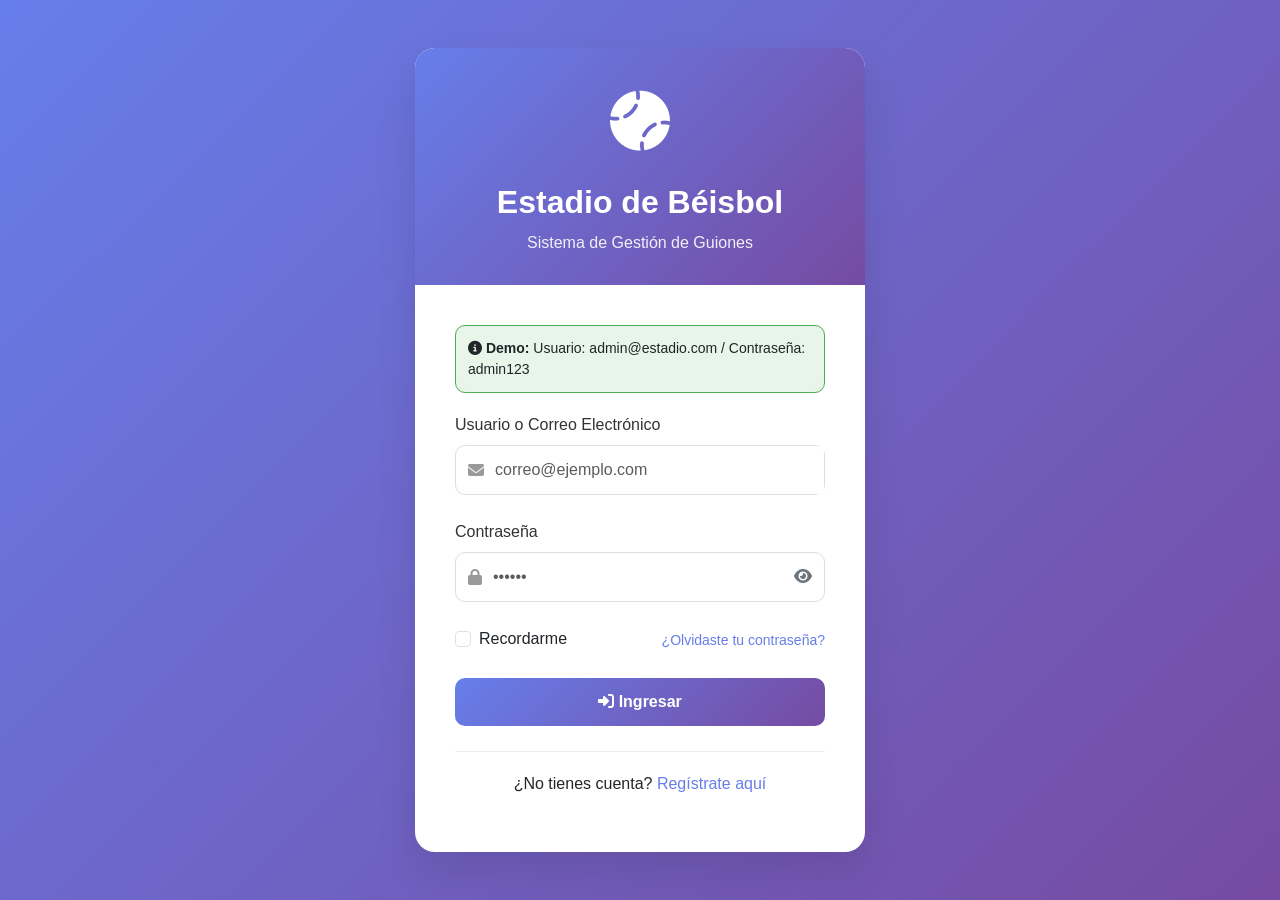
<file: app/templates/login.html>
<!DOCTYPE html>
<html lang="es">
<head>
    <meta charset="UTF-8">
    <meta name="viewport" content="width=device-width, initial-scale=1.0">
    <title>Iniciar Sesión - Estadio</title>
    
    <!-- Bootstrap 5 CSS -->
    <link href="https://cdn.jsdelivr.net/npm/bootstrap@5.3.0/dist/css/bootstrap.min.css" rel="stylesheet">
    
    <!-- Font Awesome (iconos) -->
    <link rel="stylesheet" href="https://cdnjs.cloudflare.com/ajax/libs/font-awesome/6.4.0/css/all.min.css">
    
    <style>
        body {
            background: linear-gradient(135deg, #667eea 0%, #764ba2 100%);
            min-height: 100vh;
            display: flex;
            align-items: center;
            justify-content: center;
            font-family: 'Segoe UI', Tahoma, Geneva, Verdana, sans-serif;
        }
        
        .login-card {
            background: white;
            border-radius: 20px;
            box-shadow: 0 20px 40px rgba(0,0,0,0.1);
            overflow: hidden;
            width: 100%;
            max-width: 450px;
            animation: fadeInUp 0.6s ease;
        }
        
        @keyframes fadeInUp {
            from {
                opacity: 0;
                transform: translateY(30px);
            }
            to {
                opacity: 1;
                transform: translateY(0);
            }
        }
        
        .login-header {
            background: linear-gradient(135deg, #667eea 0%, #764ba2 100%);
            color: white;
            padding: 30px;
            text-align: center;
        }
        
        .login-header h2 {
            margin: 0;
            font-weight: 600;
        }
        
        .login-header p {
            margin: 10px 0 0;
            opacity: 0.9;
        }
        
        .login-body {
            padding: 40px;
        }
        
        .form-group {
            margin-bottom: 25px;
        }
        
        .form-group label {
            display: block;
            margin-bottom: 8px;
            font-weight: 500;
            color: #333;
        }
        
        .form-group .input-group {
            border: 1px solid #ddd;
            border-radius: 10px;
            transition: all 0.3s ease;
        }
        
        .form-group .input-group:focus-within {
            border-color: #667eea;
            box-shadow: 0 0 0 3px rgba(102, 126, 234, 0.1);
        }
        
        .form-group .input-group-text {
            background: transparent;
            border: none;
            color: #999;
        }
        
        .form-group input {
            border: none;
            padding: 12px 0;
            font-size: 16px;
        }
        
        .form-group input:focus {
            outline: none;
            box-shadow: none;
        }
        
        .checkbox-group {
            display: flex;
            justify-content: space-between;
            align-items: center;
            margin-bottom: 25px;
        }
        
        .btn-login {
            background: linear-gradient(135deg, #667eea 0%, #764ba2 100%);
            border: none;
            padding: 12px;
            font-size: 16px;
            font-weight: 600;
            border-radius: 10px;
            width: 100%;
            color: white;
            transition: transform 0.2s ease;
        }
        
        .btn-login:hover {
            transform: translateY(-2px);
            box-shadow: 0 5px 15px rgba(102, 126, 234, 0.4);
        }
        
        .register-link {
            text-align: center;
            margin-top: 25px;
            padding-top: 20px;
            border-top: 1px solid #eee;
        }
        
        .register-link a {
            color: #667eea;
            text-decoration: none;
            font-weight: 500;
        }
        
        .register-link a:hover {
            text-decoration: underline;
        }
        
        .alert-demo {
            background: #e8f5e9;
            border: 1px solid #4caf50;
            border-radius: 10px;
            padding: 12px;
            margin-bottom: 20px;
            font-size: 14px;
        }
        
        .estadio-icon {
            font-size: 60px;
            margin-bottom: 15px;
        }
    </style>
</head>
<body>
    <div class="login-card">
        <div class="login-header">
            <div class="estadio-icon">
                <i class="fas fa-baseball-ball"></i>
            </div>
            <h2>Estadio de Béisbol</h2>
            <p>Sistema de Gestión de Guiones</p>
        </div>
        
        <div class="login-body">
            <!-- Alerta demo (solo frontend) -->
            <div class="alert-demo">
                <i class="fas fa-info-circle"></i> 
                <strong>Demo:</strong> Usuario: admin@estadio.com / Contraseña: admin123
            </div>
            
            <form id="loginForm" action="#" method="POST">
                <!-- Campo Usuario/Email -->
                <div class="form-group">
                    <label>Usuario o Correo Electrónico</label>
                    <div class="input-group">
                        <span class="input-group-text">
                            <i class="fas fa-envelope"></i>
                        </span>
                        <input type="email" class="form-control" placeholder="correo@ejemplo.com" id="email">
                    </div>
                </div>
                
                <!-- Campo Contraseña -->
                <div class="form-group">
                    <label>Contraseña</label>
                    <div class="input-group">
                        <span class="input-group-text">
                            <i class="fas fa-lock"></i>
                        </span>
                        <input type="password" class="form-control" placeholder="••••••" id="password">
                        <button class="btn btn-outline-secondary" type="button" id="togglePassword" style="border: none; background: transparent;">
                            <i class="fas fa-eye"></i>
                        </button>
                    </div>
                </div>
                
                <!-- Recordarme y Olvidé contraseña -->
                <div class="checkbox-group">
                    <div class="form-check">
                        <input class="form-check-input" type="checkbox" id="remember">
                        <label class="form-check-label" for="remember">
                            Recordarme
                        </label>
                    </div>
                    <a href="#" style="color: #667eea; text-decoration: none; font-size: 14px;">
                        ¿Olvidaste tu contraseña?
                    </a>
                </div>
                
                <!-- Botón de Ingreso -->
                <button type="button" class="btn btn-login" id="btnLogin">
                    <i class="fas fa-sign-in-alt"></i> Ingresar
                </button>
            </form>
            
            <div class="register-link">
                <p>¿No tienes cuenta? <a href="#">Regístrate aquí</a></p>
            </div>
        </div>
    </div>
    
    <!-- Bootstrap JS -->
    <script src="https://cdn.jsdelivr.net/npm/bootstrap@5.3.0/dist/js/bootstrap.bundle.min.js"></script>
    
    <script>
        // Mostrar/ocultar contraseña
        const togglePassword = document.getElementById('togglePassword');
        const password = document.getElementById('password');
        
        togglePassword.addEventListener('click', function() {
            const type = password.getAttribute('type') === 'password' ? 'text' : 'password';
            password.setAttribute('type', type);
            this.querySelector('i').classList.toggle('fa-eye');
            this.querySelector('i').classList.toggle('fa-eye-slash');
        });
        
        // Alerta de demo al hacer clic en Ingresar
        const btnLogin = document.getElementById('btnLogin');
        
        btnLogin.addEventListener('click', function() {
            const email = document.getElementById('email').value;
            const password = document.getElementById('password').value;
            
            if (!email || !password) {
                alert('⚠️ Por favor completa todos los campos');
            } else {
                alert('✅ Demo: Funcionalidad de login en desarrollo\n\n📧 Email: ' + email + '\n🔐 Contraseña: ' + '•'.repeat(password.length));
            }
        });
        
        // Enter para enviar
        document.getElementById('email').addEventListener('keypress', function(e) {
            if (e.key === 'Enter') btnLogin.click();
        });
        
        document.getElementById('password').addEventListener('keypress', function(e) {
            if (e.key === 'Enter') btnLogin.click();
        });
    </script>
</body>
</html>
</file>
